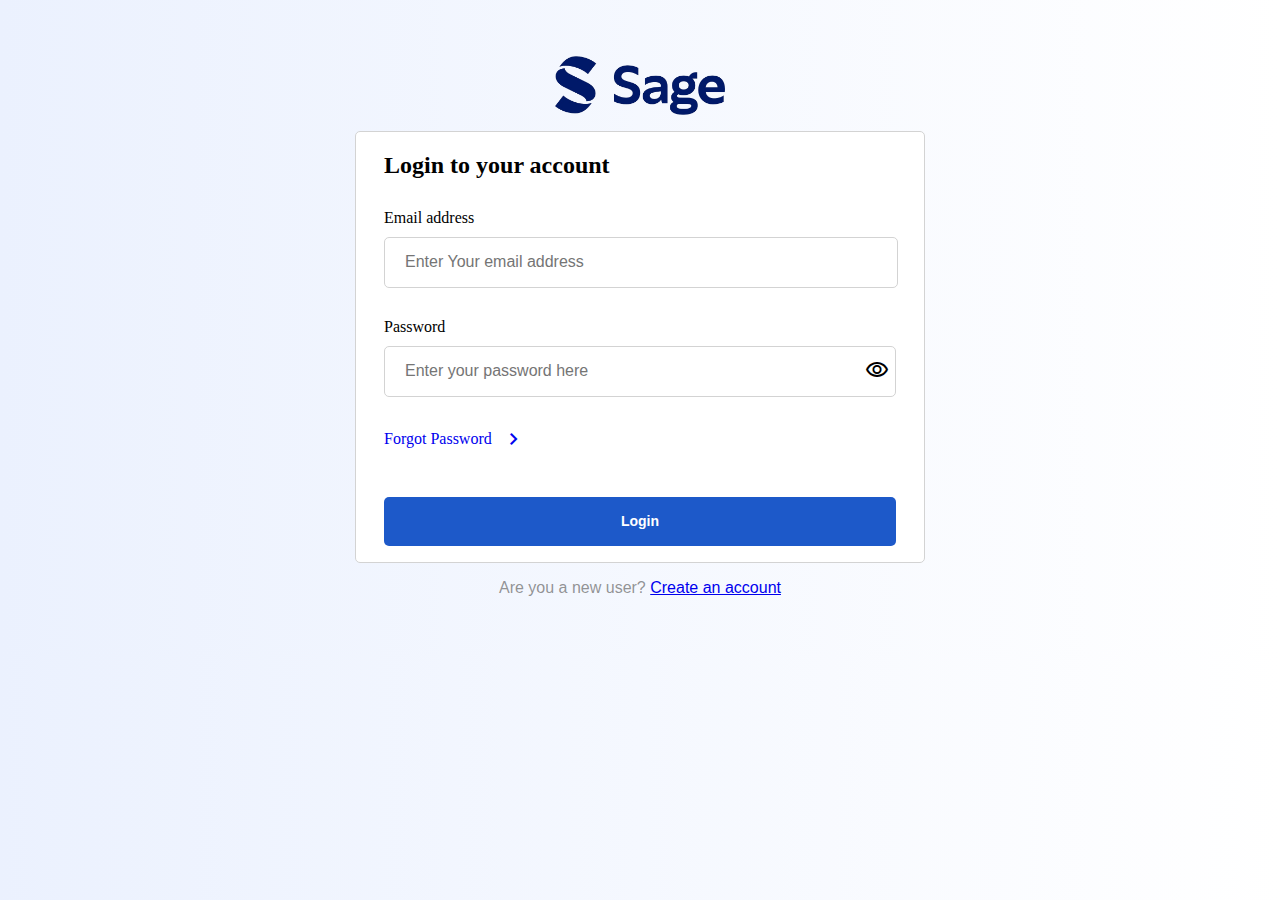
<file: html/login.html>
<!DOCTYPE html>
<html lang="en">
<head>
    <meta charset="UTF-8">
    <meta name="viewport" content="width=device-width, initial-scale=1.0">
    <title>Document</title>
    <link rel="stylesheet" href="https://fonts.googleapis.com/css2?family=Material+Symbols+Outlined:opsz,wght,FILL,GRAD@24,400,0,0" />
    <link rel="stylesheet" href="../css/login.css">
</head>
<body>
    <div class="login-body">
        <div class="logo">
            <img src="../pictures/SAGE_Publishing_logo_2023.svg.png" alt="">
        </div>
        <div class="form">
            <div class="input">
                <h2>Login to your account</h2>
                <label for="">Email address</label>
                <div class="input-email">
                    <input type="email" placeholder="Enter Your email address" id="email">
                </div>
            </div>
            <div class="input">
                <label for="">Password</label>
                <div class="input-password">
                    <input type="password" placeholder="Enter your password here" id="password">
                    <button onclick="showPassword()"><span class="material-symbols-outlined" id="visible">visibility</span><span class="material-symbols-outlined" id="novisible">visibility_off</span></button>
                </div>
            </div>
            <div class="forgot">
                <a href="#">Forgot Password <span class="material-symbols-outlined">keyboard_arrow_right</span></a>
            </div>
            <div class="btn">
                <button onclick="loginpage()">Login</button>
            </div>
        </div>
        <div class="already">
            <p>Are you a new user? <a href="signUp.html">Create an account</a></p>
        </div>
    </div>
</body>
</html>
<script src="../js/login.js"></script>
</file>
<file: css/login.css>
body{
    background-image: linear-gradient(to right, rgb(235,241,254), rgb(255,255,255));
}
.login-body{
    width: 50%;
    padding: 2em 0;
    display: flex;
    margin: 0 auto;
    flex-direction: column;
    align-items: center;
    .logo{
        width: 90%;
        padding: 1em 0;
        display: flex;
        justify-content: center;
        img{
            width: 30%;
        }
    }
    .form{
        width: 90%;
        display: flex;
        flex-direction: column;
        border: 1px solid lightgray;
        background-color: white;
        align-items: center;
        gap: 30px;
        border-radius: 5px;
        .input{
            width: 90%;
            display: flex;
            flex-direction: column;
            gap: 10px;
            .input-email{
                border: 1px solid lightgray;
                width: 100%;
                border-radius: 5px;
                input{
                    height: 49px;
                    width: 90%;
                    background: none;
                    font-family: Arial, Helvetica, sans-serif;
                    padding: 0 0 0 20px;
                    border: none;
                    font-size: 16px;
                    outline: none;
                }
            }
            .input-password{
                display: flex;
                align-items: center;
                border: 1px solid lightgray;
                border-radius: 5px;
                justify-content: space-between;
                input{
                    width: 80%;
                    height: 49px;
                    font-size: 16px;
                    font-family: Arial, Helvetica, sans-serif;
                    outline: none;
                    background: none;
                    border: none;
                    padding:  0 0 0 20px;
                }
                button{
                    background: none;
                    border: none;
                    cursor: pointer;
                    #novisible{
                        display: none;
                    }
                }
            }
        }
        .forgot{
            width: 90%;
            display: flex;
            a{
                display: flex;
                align-items: center;
                gap: 10px;
                text-decoration: none;
            }
        }
        .btn{
            width: 90%;
            padding: 1em 0;
            button{
                width: 100%;
                height: 49px;
                color: white;
                border: none;
                border-radius: 5px;
                font-size: 14px;
                font-family: Arial, Helvetica, sans-serif;
                font-weight: 600;
                background-color: rgb(29, 89, 201);
            }
        }
    }
    .already{
        width: 90%;
        text-align: center;
        p{
            font-size: 16px;
            font-family: Arial, Helvetica, sans-serif;
            font-weight: 500;
            color:rgba(102, 102, 102, 0.7);
        }
    }
}
</file>
